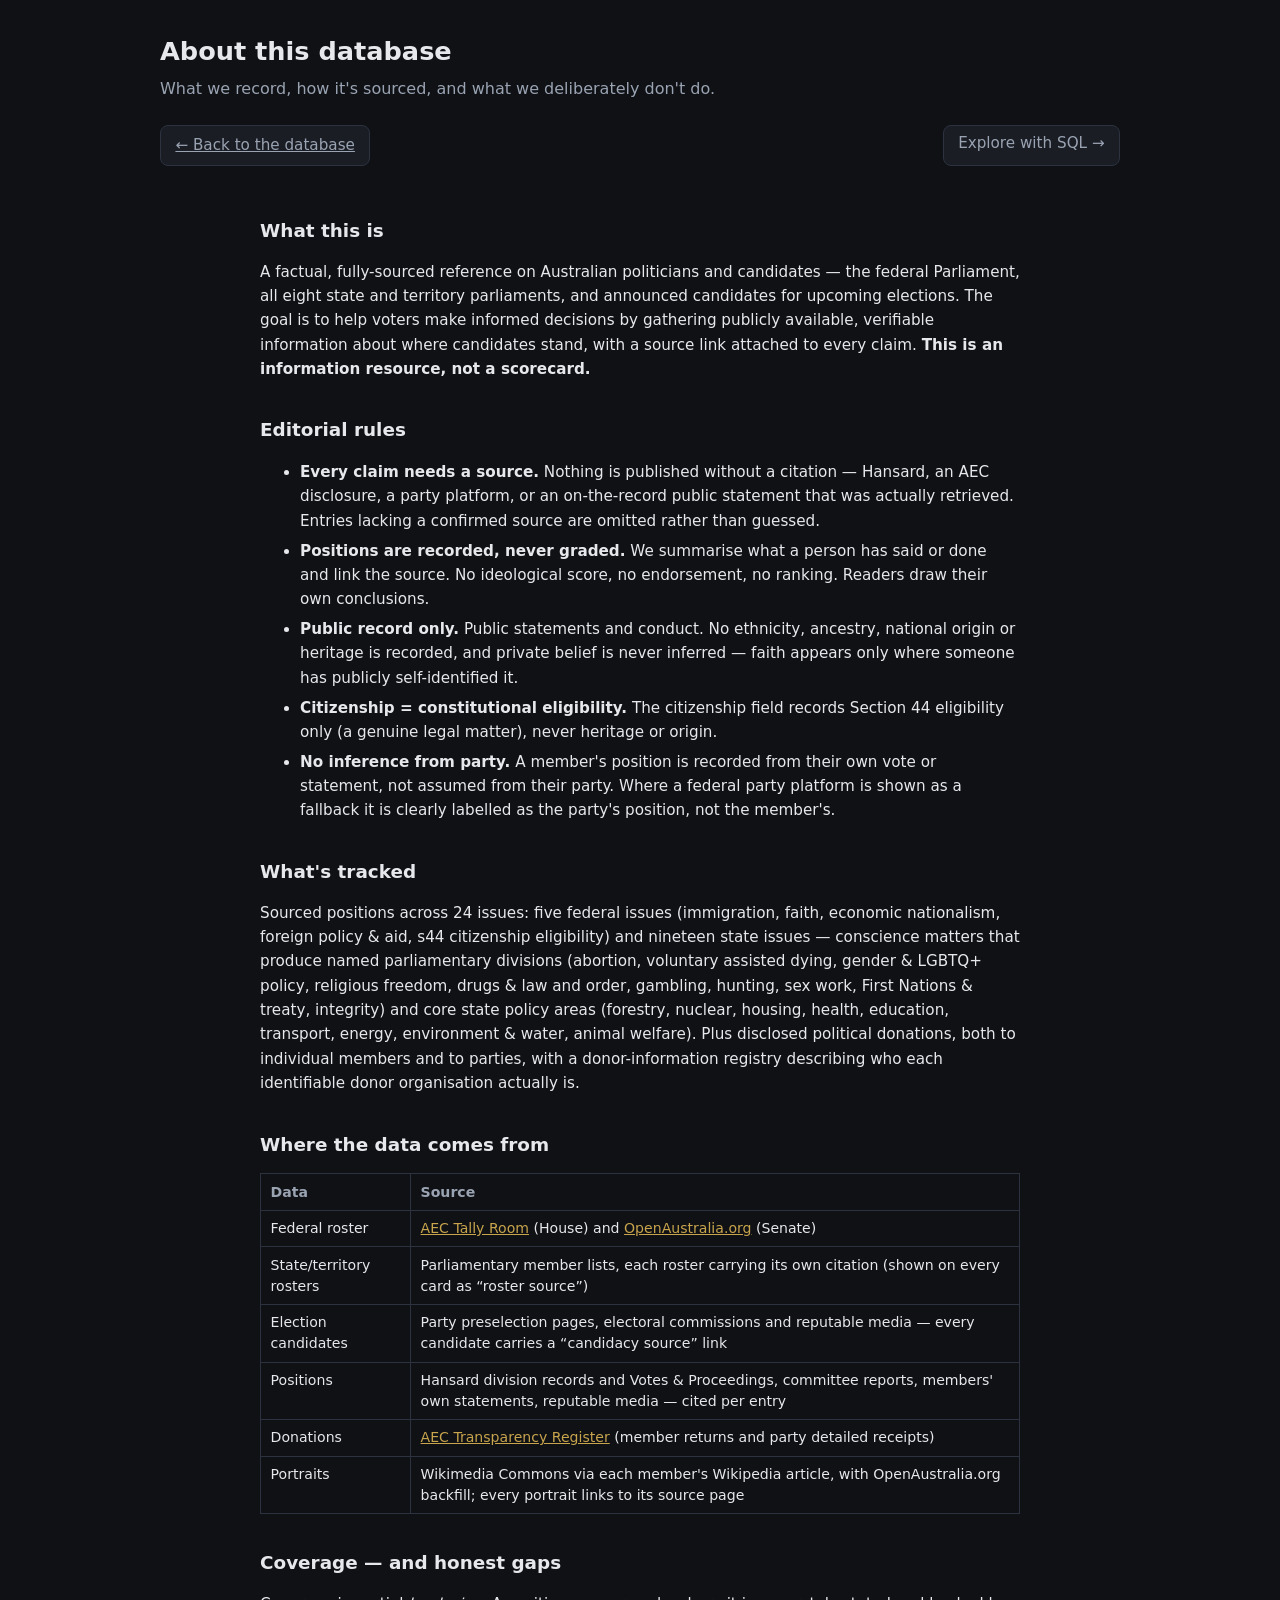
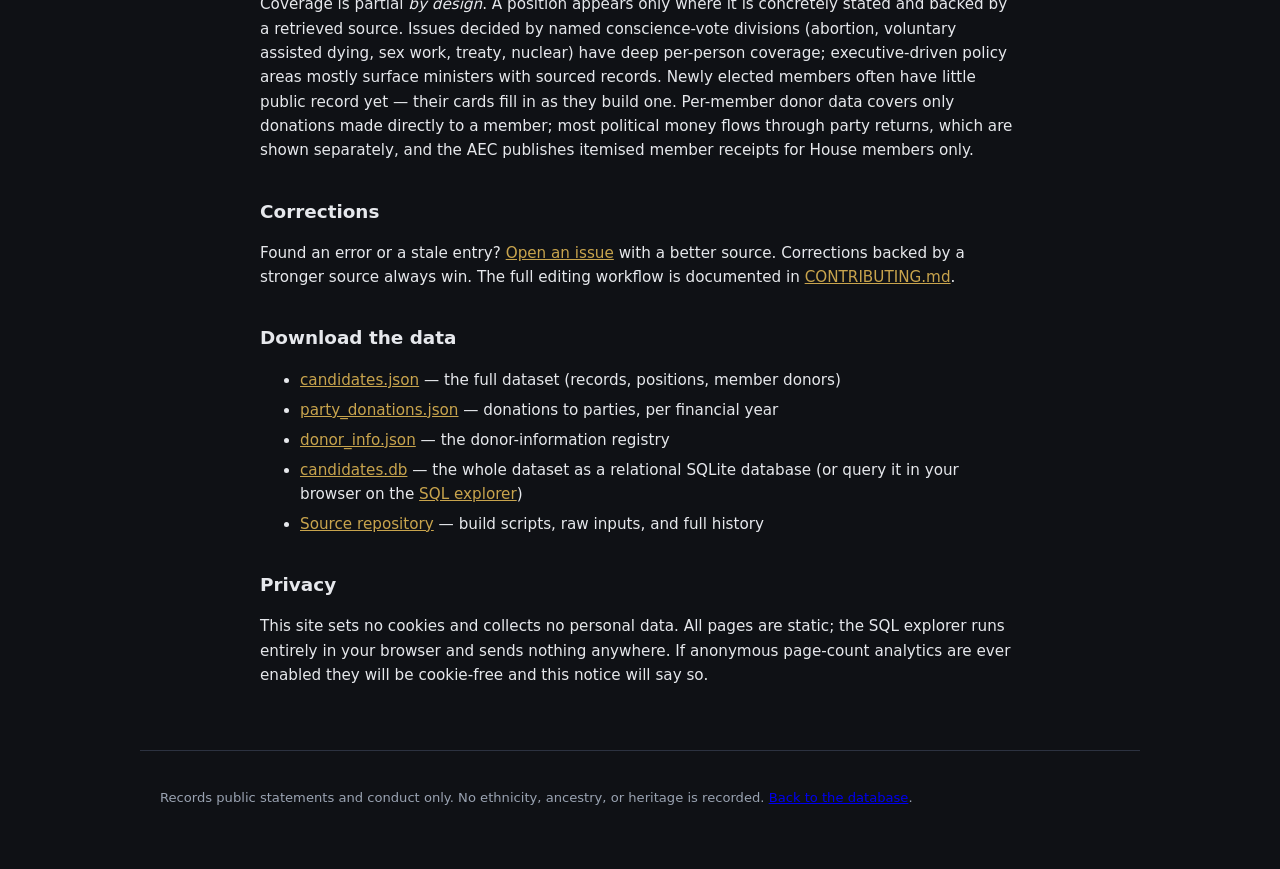
<file: about.html>
<!DOCTYPE html>
<html lang="en">
<head>
  <meta charset="UTF-8" />
  <meta name="viewport" content="width=device-width, initial-scale=1.0" />
  <title>About &amp; methodology — Australian Candidate Transparency Database</title>
  <meta name="description" content="How the Australian Candidate Transparency Database is built: sourcing standards, editorial rules, data sources, coverage, corrections, and downloads." />
  <meta name="theme-color" content="#0f1115" />
  <link rel="canonical" href="https://rigbygroyp.github.io/Australia-First/about.html" />
  <meta property="og:title" content="About &amp; methodology — Australian Candidate Transparency Database" />
  <meta property="og:description" content="Every claim links to its source. How the database is built, what it records, and what it deliberately does not." />
  <meta property="og:type" content="website" />
  <meta property="og:url" content="https://rigbygroyp.github.io/Australia-First/about.html" />
  <meta name="twitter:card" content="summary" />
  <link rel="icon" type="image/svg+xml" href="assets/favicon.svg" />
  <link rel="stylesheet" href="assets/style.css" />
  <style>
    .about-wrap { max-width: 800px; margin: 0 auto; padding: 0 1.25rem 3rem; }
    .about-wrap h2 { margin-top: 2.2rem; font-size: 1.15rem; }
    .about-wrap p, .about-wrap li { line-height: 1.6; color: var(--text); font-size: .95rem; }
    .about-wrap li { margin: .35rem 0; }
    .about-wrap table { border-collapse: collapse; width: 100%; font-size: .88rem; margin: .8rem 0; }
    .about-wrap th, .about-wrap td { border: 1px solid var(--line); padding: .45rem .6rem; text-align: left; vertical-align: top; }
    .about-wrap th { color: var(--muted); font-weight: 600; }
    .about-wrap a { color: var(--accent); }
    .about-note { color: var(--muted); font-size: .85rem; }
  </style>
</head>
<body>
  <header class="site-header">
    <h1>About this database</h1>
    <p class="tagline">
      What we record, how it's sourced, and what we deliberately don't do.
    </p>
  </header>

  <nav class="tabs" aria-label="View">
    <a class="tab" href="index.html">← Back to the database</a>
    <a class="tab tab-link" href="explore.html">Explore with SQL →</a>
  </nav>

  <main class="about-wrap">
    <h2>What this is</h2>
    <p>
      A factual, fully-sourced reference on Australian politicians and candidates —
      the federal Parliament, all eight state and territory parliaments, and announced
      candidates for upcoming elections. The goal is to help voters make informed
      decisions by gathering publicly available, verifiable information about where
      candidates stand, with a source link attached to every claim.
      <strong>This is an information resource, not a scorecard.</strong>
    </p>

    <h2>Editorial rules</h2>
    <ul>
      <li><strong>Every claim needs a source.</strong> Nothing is published without a
        citation — Hansard, an AEC disclosure, a party platform, or an on-the-record
        public statement that was actually retrieved. Entries lacking a confirmed
        source are omitted rather than guessed.</li>
      <li><strong>Positions are recorded, never graded.</strong> We summarise what a
        person has said or done and link the source. No ideological score, no
        endorsement, no ranking. Readers draw their own conclusions.</li>
      <li><strong>Public record only.</strong> Public statements and conduct. No
        ethnicity, ancestry, national origin or heritage is recorded, and private
        belief is never inferred — faith appears only where someone has publicly
        self-identified it.</li>
      <li><strong>Citizenship = constitutional eligibility.</strong> The citizenship
        field records Section&nbsp;44 eligibility only (a genuine legal matter), never
        heritage or origin.</li>
      <li><strong>No inference from party.</strong> A member's position is recorded
        from their own vote or statement, not assumed from their party. Where a
        federal party platform is shown as a fallback it is clearly labelled as the
        party's position, not the member's.</li>
    </ul>

    <h2>What's tracked</h2>
    <p>
      Sourced positions across 24 issues: five federal issues (immigration, faith,
      economic nationalism, foreign policy &amp; aid, s44 citizenship eligibility) and
      nineteen state issues — conscience matters that produce named parliamentary
      divisions (abortion, voluntary assisted dying, gender &amp; LGBTQ+ policy,
      religious freedom, drugs &amp; law and order, gambling, hunting, sex work,
      First Nations &amp; treaty, integrity) and core state policy areas (forestry,
      nuclear, housing, health, education, transport, energy, environment &amp; water,
      animal welfare). Plus disclosed political donations, both to individual members
      and to parties, with a donor-information registry describing who each
      identifiable donor organisation actually is.
    </p>

    <h2>Where the data comes from</h2>
    <table>
      <tr><th>Data</th><th>Source</th></tr>
      <tr><td>Federal roster</td><td><a href="https://results.aec.gov.au/31496/Website/HouseDownloadsMenu-31496-Csv.htm" rel="noopener">AEC Tally Room</a> (House) and <a href="https://www.openaustralia.org.au/senators/" rel="noopener">OpenAustralia.org</a> (Senate)</td></tr>
      <tr><td>State/territory rosters</td><td>Parliamentary member lists, each roster carrying its own citation (shown on every card as “roster source”)</td></tr>
      <tr><td>Election candidates</td><td>Party preselection pages, electoral commissions and reputable media — every candidate carries a “candidacy source” link</td></tr>
      <tr><td>Positions</td><td>Hansard division records and Votes &amp; Proceedings, committee reports, members' own statements, reputable media — cited per entry</td></tr>
      <tr><td>Donations</td><td><a href="https://transparency.aec.gov.au/" rel="noopener">AEC Transparency Register</a> (member returns and party detailed receipts)</td></tr>
      <tr><td>Portraits</td><td>Wikimedia Commons via each member's Wikipedia article, with OpenAustralia.org backfill; every portrait links to its source page</td></tr>
    </table>

    <h2>Coverage — and honest gaps</h2>
    <p>
      Coverage is partial <em>by design</em>. A position appears only where it is
      concretely stated and backed by a retrieved source. Issues decided by named
      conscience-vote divisions (abortion, voluntary assisted dying, sex work, treaty,
      nuclear) have deep per-person coverage; executive-driven policy areas mostly
      surface ministers with sourced records. Newly elected members often have little
      public record yet — their cards fill in as they build one. Per-member donor
      data covers only donations made directly to a member; most political money
      flows through party returns, which are shown separately, and the AEC publishes
      itemised member receipts for House members only.
    </p>

    <h2>Corrections</h2>
    <p>
      Found an error or a stale entry? <a href="https://github.com/RigbyGroyp/Australia-First/issues" rel="noopener">Open an issue</a>
      with a better source. Corrections backed by a stronger source always win. The
      full editing workflow is documented in
      <a href="https://github.com/RigbyGroyp/Australia-First/blob/main/CONTRIBUTING.md" rel="noopener">CONTRIBUTING.md</a>.
    </p>

    <h2 id="download-the-data">Download the data</h2>
    <ul>
      <li><a href="data/candidates.json">candidates.json</a> — the full dataset (records, positions, member donors)</li>
      <li><a href="data/party_donations.json">party_donations.json</a> — donations to parties, per financial year</li>
      <li><a href="data/donor_info.json">donor_info.json</a> — the donor-information registry</li>
      <li><a href="data/candidates.db">candidates.db</a> — the whole dataset as a relational SQLite database (or query it in your browser on the <a href="explore.html">SQL explorer</a>)</li>
      <li><a href="https://github.com/RigbyGroyp/Australia-First" rel="noopener">Source repository</a> — build scripts, raw inputs, and full history</li>
    </ul>

    <h2>Privacy</h2>
    <p class="about-note">
      This site sets no cookies and collects no personal data. All pages are static;
      the SQL explorer runs entirely in your browser and sends nothing anywhere.
      If anonymous page-count analytics are ever enabled they will be cookie-free
      and this notice will say so.
    </p>
  </main>

  <footer class="site-footer">
    <p>
      Records public statements and conduct only. No ethnicity, ancestry, or heritage
      is recorded. <a href="index.html">Back to the database</a>.
    </p>
  </footer>

  <!-- GoatCounter (cookie-free page counts). To enable: create a free account at
       goatcounter.com, replace YOURCODE, and uncomment. See DEPLOYMENT.md.
  <script data-goatcounter="https://YOURCODE.goatcounter.com/count"
          async src="//gc.zgo.at/count.js"></script>
  -->
</body>
</html>
</file>
<file: assets/style.css>
:root {
  --bg: #0f1115;
  --panel: #1a1d24;
  --panel-2: #232730;
  --text: #e6e8ec;
  --muted: #9aa3b2;
  --accent: #c8a44d;
  --line: #2c3240;
  --warn: #b9803a;
  --ok: #4caf7d;
}

* { box-sizing: border-box; }

body {
  margin: 0;
  font-family: system-ui, -apple-system, "Segoe UI", Roboto, sans-serif;
  background: var(--bg);
  color: var(--text);
  line-height: 1.5;
}

.site-header {
  padding: 2rem 1.25rem 1.5rem;
  max-width: 1000px;
  margin: 0 auto;
}
.site-header h1 { margin: 0 0 .4rem; font-size: 1.6rem; }
.tagline { margin: 0; color: var(--muted); max-width: 65ch; }

.tabs {
  display: flex;
  flex-wrap: wrap;
  gap: .5rem;
  max-width: 1000px;
  margin: 0 auto;
  padding: 0 1.25rem 1rem;
}
.tab {
  background: var(--panel);
  color: var(--muted);
  border: 1px solid var(--line);
  border-radius: 8px;
  padding: .5rem .9rem;
  font-size: .95rem;
  cursor: pointer;
}
.tab.active { color: var(--text); border-color: var(--accent); }
.tab:hover { color: var(--text); }
.tab-link { text-decoration: none; margin-left: auto; display: inline-block; line-height: normal; }
.tab-link-tight { margin-left: 0; }
.table-scroll { overflow-x: auto; }

@media (max-width: 480px) {
  .site-header h1 { font-size: 1.25rem; }
  .site-header { padding: 1.2rem 1rem .8rem; }
  .tabs, .controls { padding-left: 1rem; padding-right: 1rem; }
}

.controls {
  display: flex;
  flex-wrap: wrap;
  gap: .6rem;
  max-width: 1000px;
  margin: 0 auto;
  padding: 0 1.25rem 1rem;
}

.donor-table td.num { text-align: right; white-space: nowrap; font-variant-numeric: tabular-nums; vertical-align: top; }
.party-source { margin: .6rem 0 0; font-size: .8rem; }
.party-source a { color: var(--accent); text-decoration: none; }
.party-card .c-name { font-size: 1.15rem; }
.party-years { margin: 0 0 .5rem; color: var(--muted); font-size: .82rem; }
.party-more { margin: .5rem 0 0; color: var(--muted); font-size: .78rem; font-style: italic; }
.donor-name { }
.donor-link { color: var(--accent, #0b6); text-decoration: none; border-bottom: 1px dotted currentColor; }
.donor-link:hover { text-decoration: none; border-bottom-style: solid; }
.donor-linktype { display: inline-block; margin-left: .35rem; font-size: .62rem; text-transform: uppercase; letter-spacing: .03em; color: var(--muted); border: 1px solid var(--line); border-radius: 3px; padding: 0 .25rem; vertical-align: middle; }
.donor-cat { display: inline-block; margin-left: .35rem; font-size: .66rem; color: var(--muted); font-style: italic; }
.donor-desc { color: var(--muted); font-size: .76rem; margin-top: .15rem; line-height: 1.35; max-width: 48ch; }
.donor-years { color: var(--muted); font-size: .74rem; margin-top: .1rem; }
.controls input,
.controls select {
  background: var(--panel);
  color: var(--text);
  border: 1px solid var(--line);
  border-radius: 8px;
  padding: .55rem .7rem;
  font-size: .95rem;
}
.controls input[type="search"] { flex: 1 1 260px; min-width: 200px; }

.count {
  max-width: 1000px;
  margin: 0 auto;
  padding: 0 1.25rem .5rem;
  color: var(--muted);
  font-size: .85rem;
}

.results {
  max-width: 1000px;
  margin: 0 auto;
  padding: 0 1.25rem 3rem;
  display: grid;
  /* minmax(0,…) lets cards shrink below their content's intrinsic width on
     phones — wide donor tables then scroll inside .table-scroll instead of
     blowing the whole page out sideways. */
  grid-template-columns: minmax(0, 1fr);
  gap: 1rem;
}

.card {
  background: var(--panel);
  border: 1px solid var(--line);
  border-radius: 12px;
  padding: 1.1rem 1.2rem;
}
.card-head {
  border-bottom: 1px solid var(--line);
  padding-bottom: .6rem;
  margin-bottom: .8rem;
  display: flex;
  gap: .9rem;
  align-items: flex-start;
}
.c-headtext { flex: 1; min-width: 0; }
.c-photo-link { flex: 0 0 auto; line-height: 0; }
.c-photo {
  width: 64px;
  height: 64px;
  object-fit: cover;
  border-radius: 10px;
  border: 1px solid var(--line);
  background: var(--panel-2);
}
.c-name { margin: 0 0 .2rem; font-size: 1.2rem; }
.c-meta { margin: 0; color: var(--muted); font-size: .9rem; }
.c-meta .roster-src { color: var(--accent); text-decoration: none; }
.c-meta .roster-src:hover { text-decoration: underline; }

.chips { display: flex; flex-wrap: wrap; gap: .35rem; margin-top: .55rem; }
.chip {
  font-size: .7rem;
  padding: .12rem .5rem;
  border-radius: 999px;
  background: var(--panel-2);
  border: 1px solid var(--line);
  color: var(--text);
}
.chip-donor { color: var(--ok); border-color: var(--ok); }
.chip-empty { color: var(--muted); font-style: italic; }
.chip-more { color: var(--muted); border-style: dashed; }
.c-bio { margin: .3rem 0 0; color: var(--muted); font-size: .84rem; line-height: 1.45; }

.coverage {
  max-width: 1000px;
  margin: 0 auto;
  padding: 0 1.25rem .8rem;
  color: var(--muted);
  font-size: .8rem;
}

.positions { margin: 0; display: grid; grid-template-columns: minmax(0, 1fr); gap: .8rem; }
.pos { background: var(--panel-2); border-radius: 8px; padding: .7rem .8rem; }
.pos-label {
  font-size: .72rem;
  text-transform: uppercase;
  letter-spacing: .06em;
  color: var(--muted);
  margin-bottom: .25rem;
  display: flex;
  align-items: center;
  gap: .5rem;
}
.pos-summary { margin: 0 0 .45rem; }
.badge {
  font-size: .65rem;
  padding: .1rem .4rem;
  border-radius: 999px;
  border: 1px solid var(--line);
}
.badge.ok { color: var(--ok); border-color: var(--ok); }
.badge.warn { color: var(--warn); border-color: var(--warn); }
.badge.party { color: var(--accent); border-color: var(--accent); }
.pos-party { border-left: 2px solid var(--accent); }

.sources { margin: 0; padding: 0; list-style: none; display: flex; flex-wrap: wrap; gap: .35rem; }
.sources li a {
  font-size: .78rem;
  color: var(--accent);
  text-decoration: none;
  border: 1px solid var(--line);
  border-radius: 6px;
  padding: .15rem .45rem;
  display: inline-block;
}
.sources li a:hover { border-color: var(--accent); }
.no-source { color: var(--warn); font-size: .78rem; }

.donor-table { width: 100%; border-collapse: collapse; font-size: .85rem; margin-top: .3rem; }
.donor-table th, .donor-table td { text-align: left; padding: .3rem .4rem; border-bottom: 1px solid var(--line); }
.donor-table th { color: var(--muted); font-weight: 600; }

.site-footer {
  max-width: 1000px;
  margin: 0 auto;
  padding: 1.5rem 1.25rem 3rem;
  color: var(--muted);
  font-size: .82rem;
  border-top: 1px solid var(--line);
}

.empty { color: var(--muted); padding: 2rem 1.25rem; max-width: 1000px; margin: 0 auto; }
</file>
